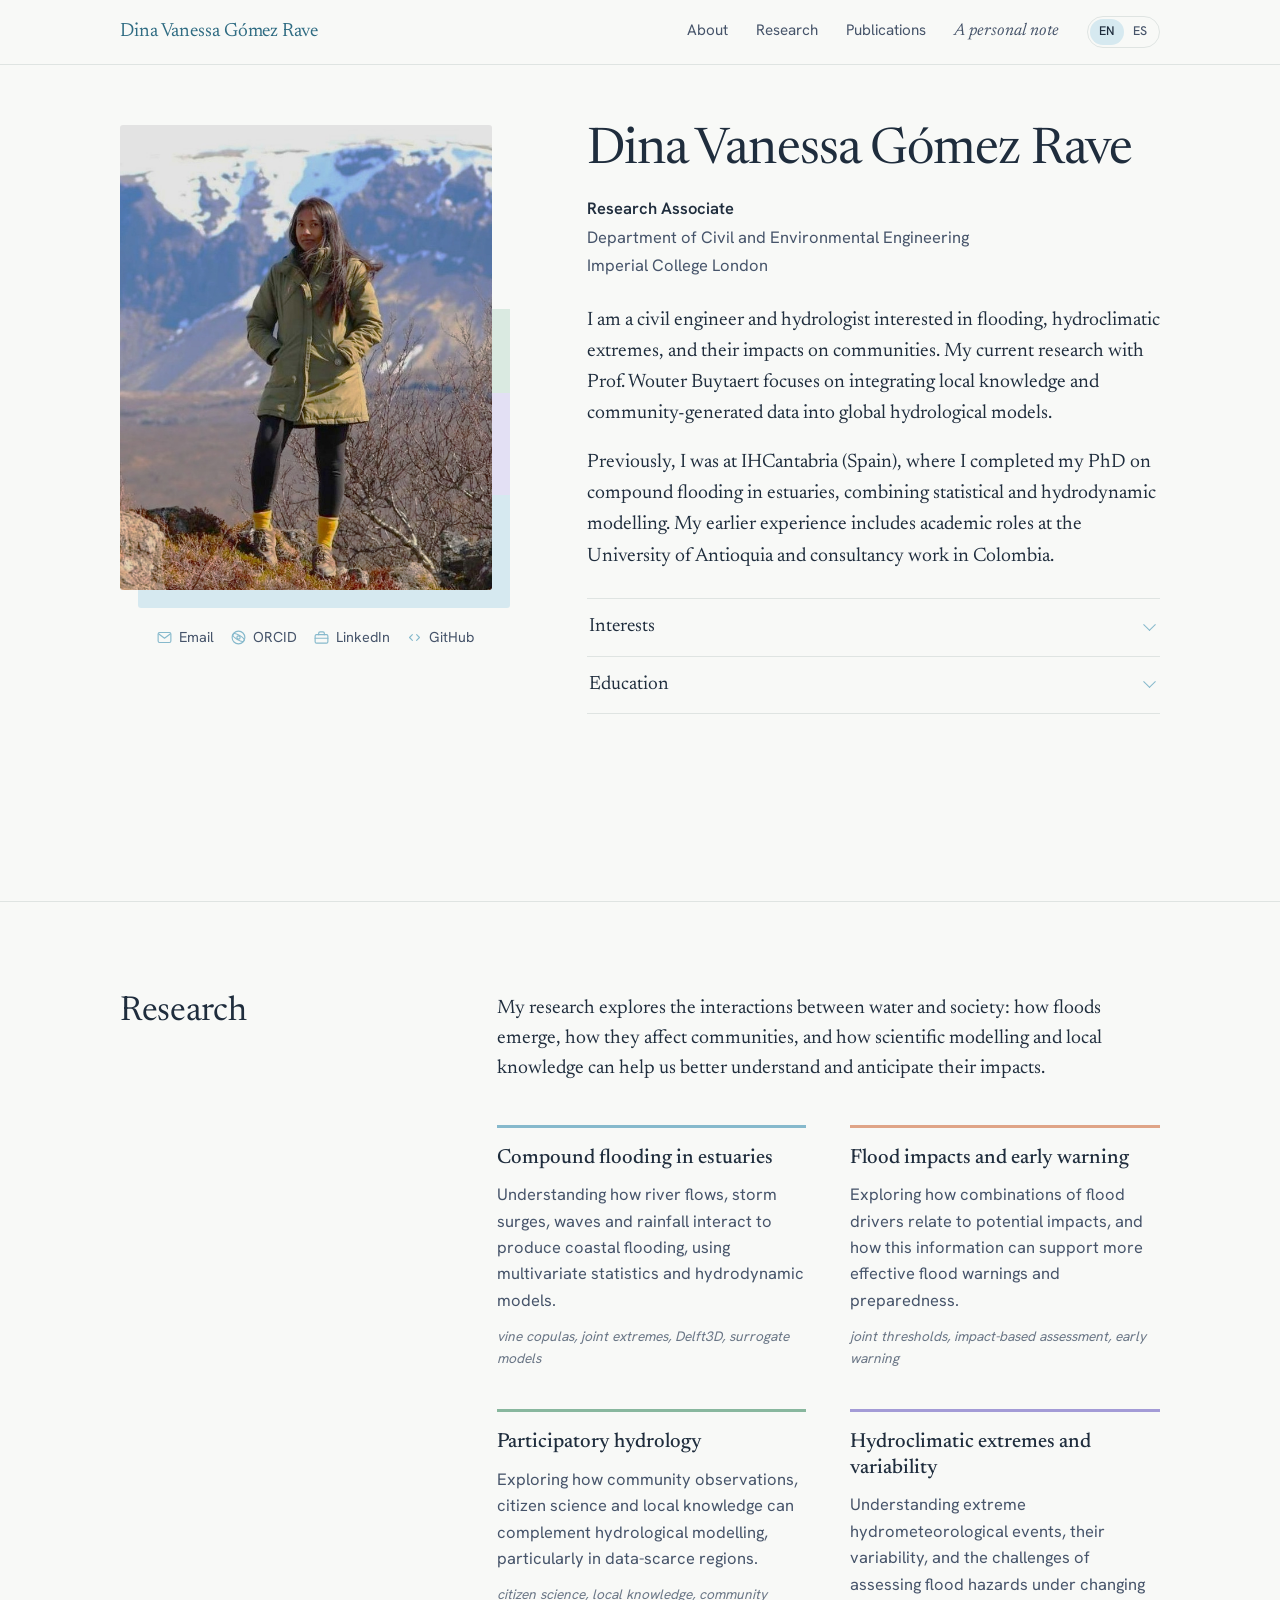
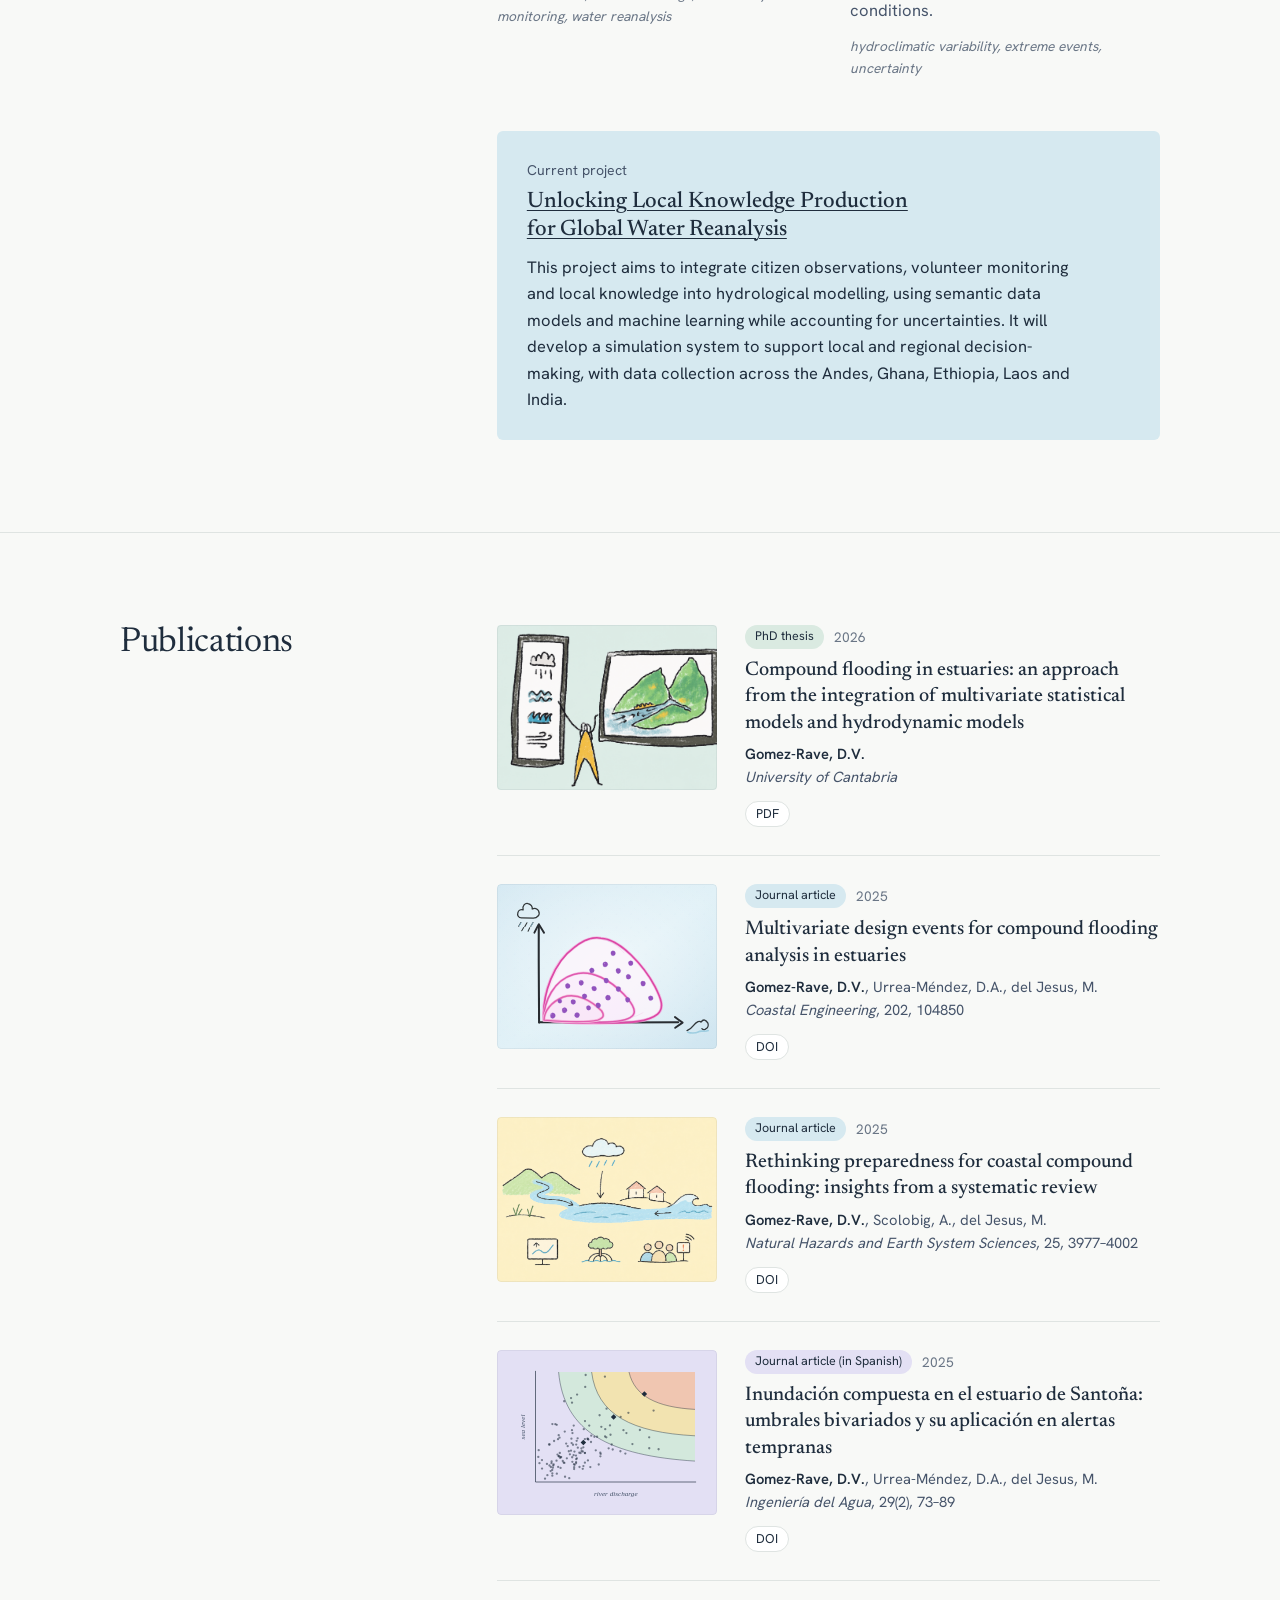
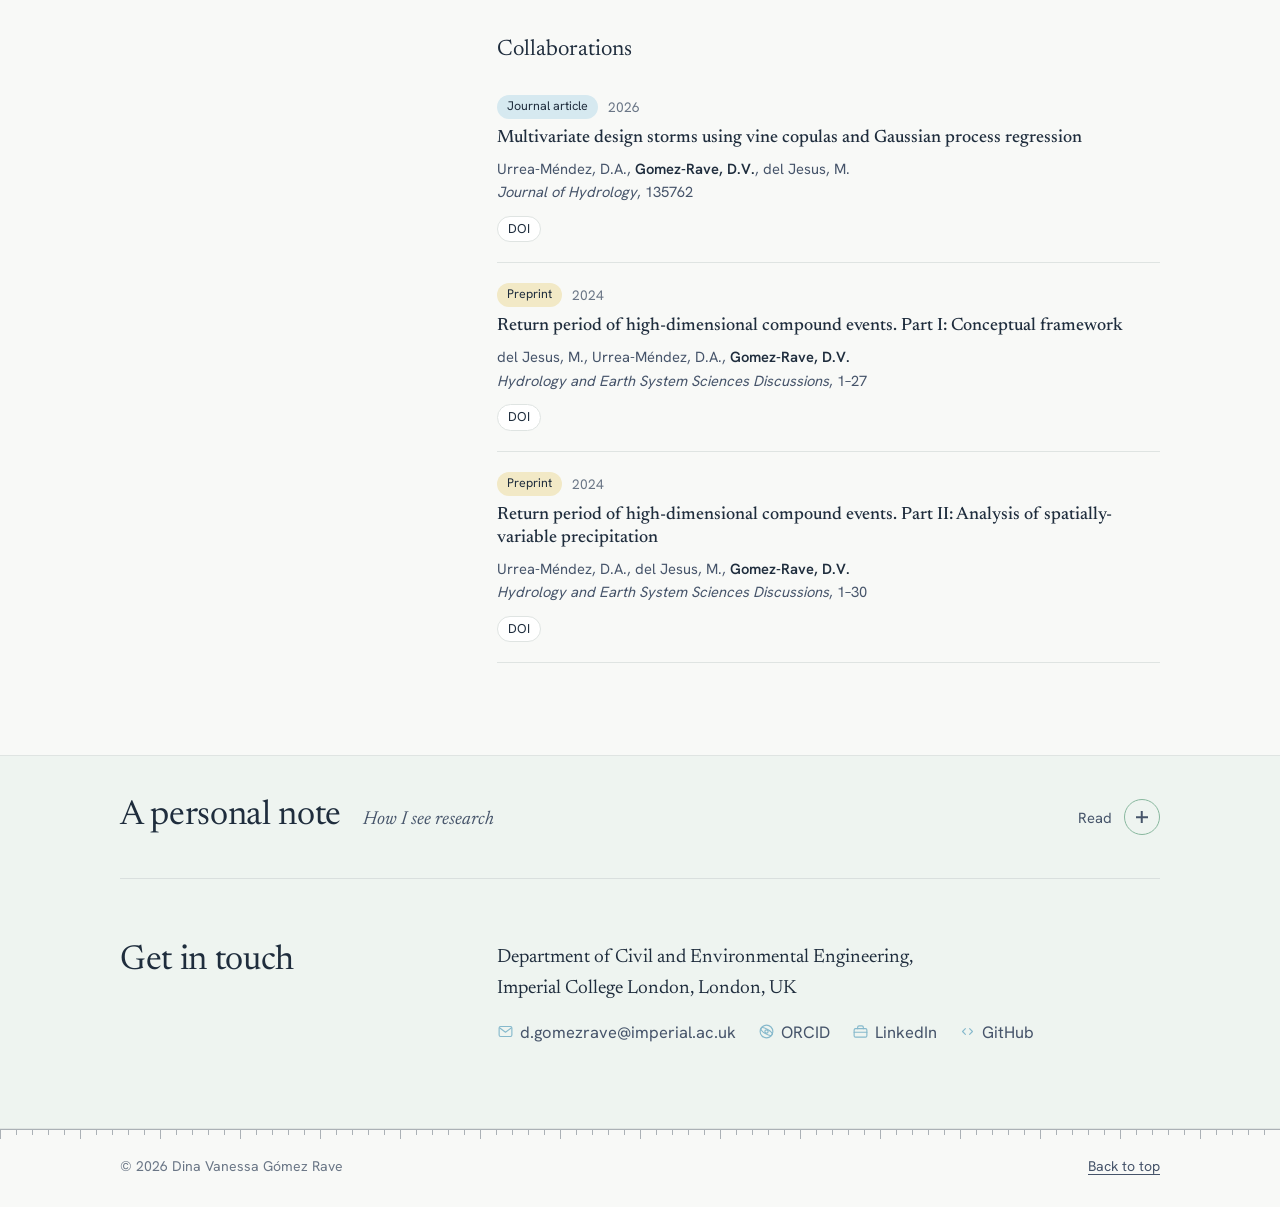
<file: index.html>
<!doctype html>
<html lang="en">
<!-- Cloudflare Web Analytics --><script type='module' src='https://static.cloudflareinsights.com/beacon.min.js' data-cf-beacon='{"token": "b88d340042d943cf8155c5a559e3b15b"}'></script><!-- End Cloudflare Web Analytics -->
<head>
  <meta charset="UTF-8" />
  <meta name="viewport" content="width=device-width, initial-scale=1" />
  <meta name="theme-color" content="#F8F9F7" />
  <meta name="description" content="Dina Vanessa Gómez Rave, hydrologist and Research Associate at Imperial College London. Compound flooding, hydroclimatic extremes and participatory hydrology." />
  <title>Dina Vanessa Gómez Rave · Hydrology and flood research</title>
  <link rel="icon" href="assets/favicon.svg" type="image/svg+xml" />
  <link rel="stylesheet" href="style.css" />
  <script src="content.js" defer></script>
  <script src="site.js" defer></script>
</head>
<body data-page="home">
  <a class="skip-link" href="#main" data-i18n="skip">Skip to content</a>

  <header class="topbar">
    <div class="wrap topbar-inner">
      <a class="brand" href="#about" data-name></a>
      <nav class="site-nav" id="site-nav" aria-label="Main">
        <a href="#about" data-i18n="navAbout">About</a>
        <a href="#research" data-i18n="navResearch">Research</a>
        <a href="#publications" data-i18n="navPublications">Publications</a>
        <a href="#personal" class="nav-personal" data-i18n="navPersonal">A personal note</a>
      </nav>
      <div class="lang-switch" role="group" aria-label="Language / Idioma">
        <button type="button" data-lang="en" lang="en" aria-label="English">EN</button>
        <button type="button" data-lang="es" lang="es" aria-label="Español">ES</button>
      </div>
      <button class="menu-toggle" type="button" aria-expanded="false" aria-controls="site-nav" data-i18n="menu">Menu</button>
    </div>
  </header>

  <main id="main">

    <!-- ABOUT -->
    <section class="intro wrap" id="about" aria-labelledby="name">
      <aside class="profile">
        <figure class="gauge">
          <div class="gauge-scale" aria-hidden="true">
            <span style="top:0%">2.0</span>
            <span style="top:25%">1.5</span>
            <span style="top:50%">1.0</span>
            <span style="top:75%">0.5</span>
          </div>
          <div class="gauge-levels" aria-hidden="true"><i></i><i></i><i></i></div>
          <img id="portrait" src="assets/portrait-placeholder.svg" alt="" width="600" height="750" />
        </figure>
        <ul class="profile-links" id="profile-links"></ul>
      </aside>

      <div class="intro-text">
        <h1 id="name" data-name></h1>
        <p class="role" id="role"></p>
        <div class="bio" id="bio"></div>

        <div class="facts">
          <details class="fact">
            <summary class="facts-title" data-i18n="interests">Interests</summary>
            <ul class="interest-list" id="interests"></ul>
          </details>
          <details class="fact">
            <summary class="facts-title" data-i18n="education">Education</summary>
            <ol class="edu-list" id="education"></ol>
          </details>
        </div>
      </div>
    </section>

    <!-- RESEARCH -->
    <section class="block" id="research" aria-labelledby="research-title">
      <div class="wrap block-grid">
        <h2 class="block-title" id="research-title" data-i18n="navResearch">Research</h2>
        <div class="block-body">
          <p class="lede" id="research-intro"></p>
          <div class="themes" id="themes"></div>
          <div class="project" id="project" hidden></div>
        </div>
      </div>
    </section>

    <!-- PUBLICATIONS -->
    <section class="block" id="publications" aria-labelledby="pubs-title">
      <div class="wrap block-grid">
        <h2 class="block-title" id="pubs-title" data-i18n="navPublications">Publications</h2>
        <div class="block-body">
          <div class="pubs" id="pubs"></div>
        </div>
      </div>
    </section>

    <!-- GREEN BAND: personal note (folded) + contact -->
    <section class="places" id="contact" aria-labelledby="contact-title">
      <div class="wrap">

        <details class="wander" id="personal">
          <summary class="wander-summary">
            <span class="wander-head">
              <span class="wander-title" id="personal-title"></span>
              <span class="wander-sub" id="personal-sub"></span>
            </span>
            <span class="wander-toggle" aria-hidden="true">
              <span class="wt-closed" data-i18n="read">Read</span>
              <span class="wt-open" data-i18n="foldAway">Fold away</span>
              <i></i>
            </span>
          </summary>

          <div class="wander-body">
            <div class="personal">
              <figure class="personal-fig">
                <img id="personal-photo" alt="" loading="lazy" />
                <figcaption id="personal-caption"></figcaption>
              </figure>
              <div class="personal-text" id="personal-text"></div>
            </div>
          </div>
        </details>

        <div class="contact-green">
          <h2 class="block-title" id="contact-title" data-i18n="contact">Get in touch</h2>
          <div>
            <p class="contact-address" id="contact-address"></p>
            <ul class="contact-links" id="contact-links"></ul>
          </div>
        </div>

      </div>
    </section>

  </main>

  <footer class="footer">
    <div class="wrap footer-inner">
      <span id="footer-copy"></span>
      <a href="#about" data-i18n="backToTop">Back to top</a>
    </div>
  </footer>

</body>
</html>
</file>
<file: style.css>
/* Fonts are stored locally in assets/fonts, so the site works offline too. */
@font-face { font-family: "Newsreader"; src: url("assets/fonts/newsreader-latin-opsz-normal.woff2") format("woff2"); font-weight: 200 800; font-style: normal; font-display: swap; }
@font-face { font-family: "Newsreader"; src: url("assets/fonts/newsreader-latin-opsz-italic.woff2") format("woff2"); font-weight: 200 800; font-style: italic; font-display: swap; }
@font-face { font-family: "Hanken Grotesk"; src: url("assets/fonts/hanken-grotesk-latin-400-normal.woff2") format("woff2"); font-weight: 400; font-display: swap; }
@font-face { font-family: "Hanken Grotesk"; src: url("assets/fonts/hanken-grotesk-latin-500-normal.woff2") format("woff2"); font-weight: 500; font-display: swap; }
@font-face { font-family: "Hanken Grotesk"; src: url("assets/fonts/hanken-grotesk-latin-600-normal.woff2") format("woff2"); font-weight: 600; font-display: swap; }

/* =========================================================
   PALETTE AND TYPE
   Change colours here and they update everywhere.
   ========================================================= */
:root {
  --paper: #F8F9F7;      /* page background */
  --ink: #1F2D3D;        /* main text */
  --ink-soft: #46546A;   /* secondary text */
  --muted: #6A7686;      /* small print */
  --line: #DFE4E2;       /* hairlines */
  --link: #2E6B82;       /* links */

  /* pastels (backgrounds) */
  --powder: #D6E9F0;
  --lavender: #E3E0F4;
  --sage: #DAEAE1;
  --peach: #F5DFD3;
  --butter: #F2E9C6;

  /* pastels, deeper (lines and accents) */
  --powder-d: #86B9CC;
  --lavender-d: #A39BD6;
  --sage-d: #88B79E;
  --peach-d: #DFA487;
  --butter-d: #CDB46A;

  --serif: "Newsreader", Georgia, "Times New Roman", serif;
  --sans: "Hanken Grotesk", system-ui, -apple-system, "Segoe UI", sans-serif;

  --wrap: 1120px;
  --gutter: clamp(20px, 4vw, 40px);
}

/* =========================================================
   BASE
   ========================================================= */
*, *::before, *::after { box-sizing: border-box; }
html { scroll-behavior: smooth; scroll-padding-top: 80px; }
body {
  margin: 0;
  background: var(--paper);
  color: var(--ink);
  font-family: var(--sans);
  font-size: 16.5px;
  line-height: 1.6;
  -webkit-font-smoothing: antialiased;
  text-rendering: optimizeLegibility;
}
img { max-width: 100%; display: block; }
a { color: var(--link); text-decoration-thickness: 1px; text-underline-offset: 3px; }
a:hover { color: var(--ink); }
:focus-visible { outline: 2px solid var(--link); outline-offset: 3px; border-radius: 2px; }
h1, h2, h3 { margin: 0; font-weight: 500; }
p { margin: 0; }
ul, ol { margin: 0; padding: 0; list-style: none; }

.wrap { width: 100%; max-width: var(--wrap); margin: 0 auto; padding: 0 var(--gutter); }
.small { font-size: 0.92rem; color: var(--ink-soft); }

/* Each section fills at least one screen, so only one is visible at a time */
.intro          { min-height: calc(100vh - 64px); } /* minus the topbar */
.block          { min-height: 100vh; }

.skip-link {
  position: absolute; left: 12px; top: -60px;
  background: var(--ink); color: var(--paper);
  padding: 8px 14px; border-radius: 4px; z-index: 100;
}
.skip-link:focus { top: 12px; }

/* =========================================================
   TOP BAR
   ========================================================= */
.topbar {
  position: sticky; top: 0; z-index: 50;
  background: rgba(248, 249, 247, 0.92);
  backdrop-filter: blur(8px);
  -webkit-backdrop-filter: blur(8px);
  border-bottom: 1px solid var(--line);
}
.topbar-inner { display: flex; align-items: center; gap: 28px; height: 64px; }
.brand {
  font-family: var(--serif); font-size: 1.2rem; color: var(--link);
  text-decoration: none; letter-spacing: -0.005em;
  transition: color .2s ease;
}
.brand:hover { color: var(--ink); }
.site-nav { display: flex; gap: 28px; margin-left: auto; }
.site-nav a {
  color: var(--ink-soft); text-decoration: none; font-size: 0.95rem;
  padding: 4px 0; border-bottom: 1.5px solid transparent;
  transition: color .2s ease, border-color .2s ease;
}
.site-nav a:hover { color: var(--ink); }
.site-nav:not(.site-nav-static) a:nth-child(1):hover { border-bottom-color: var(--powder-d); }
.site-nav:not(.site-nav-static) a:nth-child(2):hover { border-bottom-color: var(--sage-d); }
.site-nav:not(.site-nav-static) a:nth-child(3):hover { border-bottom-color: var(--lavender-d); }
.site-nav:not(.site-nav-static) a:nth-child(4):hover { border-bottom-color: var(--peach-d); }
.site-nav a.nav-personal { font-family: var(--serif); font-style: italic; font-size: 1.08rem; letter-spacing: 0.01em; }
/* Language switch: EN | ES */
.lang-switch {
  display: inline-flex; align-items: center; flex: 0 0 auto;
  border: 1px solid var(--line); border-radius: 999px; padding: 2px;
}
.lang-switch button {
  font: inherit; font-size: 0.78rem; font-weight: 500; letter-spacing: 0.04em;
  color: var(--ink-soft); background: none; border: 0; cursor: pointer;
  padding: 3px 9px; border-radius: 999px;
  transition: background-color .2s ease, color .2s ease;
}
.lang-switch button:hover { color: var(--ink); }
.lang-switch button[aria-pressed="true"] { background: var(--powder); color: var(--ink); }

.menu-toggle {
  display: none; font: inherit; font-size: 0.95rem; color: var(--ink);
  background: none; border: 1px solid var(--line); border-radius: 999px;
  padding: 6px 14px; cursor: pointer;
}

/* =========================================================
   INTRO / ABOUT
   ========================================================= */
.intro {
  display: grid;
  grid-template-columns: minmax(260px, 390px) 1fr;
  gap: clamp(36px, 6vw, 80px);
  padding-top: clamp(40px, 5vw, 60px);
  padding-bottom: clamp(56px, 8vw, 96px);
}

/* The river gauge: a staff scale beside the portrait,
   with pastel "water levels" peeking out behind it. */
.gauge {
  position: relative;
  margin: 0;
  padding-right: 18px;
  padding-bottom: 18px;
}
.gauge-scale { display: none; }
.gauge img {
  position: relative; z-index: 2;
  width: 100%; height: auto; aspect-ratio: 4 / 5; object-fit: cover;
  border-radius: 3px;
  background: var(--powder);
}
/* pastel bands peeking out from behind the photo */
.gauge-levels {
  position: absolute; z-index: 1;
  left: 18px; right: 0; bottom: 0; height: 62%;
  display: flex; flex-direction: column-reverse;
  border-radius: 0 0 3px 3px;
  overflow: hidden;
  transform-origin: bottom;
  animation: rise 1.6s cubic-bezier(.2,.7,.2,1) .2s both;
}
.gauge-levels i { display: block; }
.gauge-levels i:nth-child(1) { flex: 0 0 38%; background: var(--powder); }
.gauge-levels i:nth-child(2) { flex: 0 0 34%; background: var(--lavender); }
.gauge-levels i:nth-child(3) { flex: 1 1 auto; background: var(--sage); }
@keyframes rise { from { transform: scaleY(0); } to { transform: scaleY(1); } }

.profile-links {
  margin-top: 18px;
  display: flex; flex-wrap: nowrap; gap: 16px;
  justify-content: center;
  font-size: 0.9rem;
}

/* Icon + label for each social/contact link */
.icon-link {
  display: inline-flex; align-items: center; gap: 6px;
  color: var(--ink-soft); text-decoration: none; white-space: nowrap;
}
.icon-link:hover { color: var(--ink); }
.icon-link-glyph {
  display: inline-flex; width: 17px; height: 17px; flex: 0 0 auto;
  color: var(--powder-d);
}
.icon-link:hover .icon-link-glyph { color: var(--ink); }
.icon-link-glyph svg { width: 100%; height: 100%; display: block; }

.intro-text { max-width: 720px; }
.intro-text h1 {
  font-family: var(--serif);
  font-size: clamp(2rem, 4.1vw, 3.15rem);
  line-height: 1.04;
  letter-spacing: -0.018em;
  font-weight: 400;
   white-space: nowrap;
}
.role {
  margin-top: 18px;
  display: flex; flex-direction: column; gap: 2px;
  color: var(--ink-soft);
}
.role-title { color: var(--ink); font-weight: 600; }
.bio {
  margin-top: 26px;
  font-family: var(--serif);
  font-size: 1.22rem;
  line-height: 1.6;
  max-width: 64ch;
  text-align: left;
  hyphens: none;
}
.bio p + p { margin-top: 0.9em; }

.facts { margin-top: 26px; }

/* Interests and Education fold away, so the intro fits on one screen */
.fact { border-top: 1px solid var(--line); }
.fact:last-child { border-bottom: 1px solid var(--line); }
.facts-title {
  display: flex; align-items: center; justify-content: space-between;
  padding: 13px 2px;
  font-family: var(--serif); font-size: 1.2rem; color: var(--ink);
  cursor: pointer; list-style: none;
}
.facts-title::-webkit-details-marker { display: none; }
.facts-title::after {
  content: ""; flex: 0 0 auto;
  width: 9px; height: 9px; margin-right: 4px;
  border-right: 1.5px solid var(--powder-d);
  border-bottom: 1.5px solid var(--powder-d);
  transform: rotate(45deg) translate(-2px, -2px);
  transition: transform .25s ease;
}
.fact[open] > .facts-title::after { transform: rotate(-135deg) translate(-3px, -3px); }
.facts-title:hover::after { border-color: var(--link); }
.fact > :not(summary) { padding-bottom: 18px; }

.interest-list {
  columns: 2; column-gap: 32px;
}
.interest-list li {
  padding: 5px 0 5px 18px; position: relative; color: var(--ink-soft);
  break-inside: avoid;
}
.interest-list li::before {
  content: ""; position: absolute; left: 0; top: 1.05em;
  width: 9px; height: 1px; background: var(--powder-d);
}
.edu-list {
  columns: 2; column-gap: 36px;
}
.edu-list li {
  position: relative; padding: 6px 0 10px 18px; break-inside: avoid;
}
.edu-list li::before {
  content: ""; position: absolute; left: 0; top: 1.05em;
  width: 9px; height: 1px; background: var(--powder-d);
}
.edu-degree { display: block; font-weight: 500; line-height: 1.4; }
.edu-place { display: block; font-size: 0.9rem; color: var(--muted); }

/* =========================================================
   CONTENT BLOCKS (title left, content right)
   ========================================================= */
.block { border-top: 1px solid var(--line); padding: clamp(56px, 8vw, 92px) 0; }
.block-grid {
  display: grid;
  grid-template-columns: minmax(180px, 300px) 1fr;
  gap: clamp(28px, 6vw, 88px);
  align-items: start;
}
.block-title {
  font-family: var(--serif);
  font-size: clamp(1.8rem, 3vw, 2.15rem);
  line-height: 1.1;
  letter-spacing: -0.01em;
  font-weight: 400;
  position: sticky; top: 96px;
}
.block-body { max-width: 760px; min-width: 0; }
.lede {
  font-family: var(--serif); font-size: 1.22rem; line-height: 1.55;
  color: var(--ink); max-width: 60ch;
}

/* Research themes */
.themes {
  margin-top: 40px;
  display: grid; grid-template-columns: repeat(2, minmax(0, 1fr));
  gap: 40px 44px;
}
.theme { padding-top: 18px; border-top: 3px solid var(--powder-d); }
.theme h3 { font-family: var(--serif); font-size: 1.28rem; line-height: 1.25; margin-bottom: 10px; }
.theme p { color: var(--ink-soft); }
.theme .keywords { margin-top: 12px; font-size: 0.86rem; color: var(--muted); font-style: italic; }
.theme-powder   { border-top-color: var(--powder-d); }
.theme-peach    { border-top-color: var(--peach-d); }
.theme-sage     { border-top-color: var(--sage-d); }
.theme-lavender { border-top-color: var(--lavender-d); }
.theme-butter   { border-top-color: var(--butter-d); }

.project {
  margin-top: 52px;
  padding: 28px 30px;
  background: var(--powder);
  border-radius: 6px;
}
.project-label { font-size: 0.88rem; color: var(--ink-soft); margin-bottom: 6px; }
.project h3 { font-family: var(--serif); font-size: 1.4rem; line-height: 1.25; margin-bottom: 10px; max-width: 30ch; }
.project h3 a { color: inherit; }
.project p:last-child { color: var(--ink); max-width: 62ch; }

/* Publications: picture + text */
.pubs { display: flex; flex-direction: column; gap: 0; }
.pub {
  display: grid; grid-template-columns: 220px 1fr; gap: 28px;
  padding: 28px 0; border-bottom: 1px solid var(--line);
  align-items: start;
}
.pub:first-child { padding-top: 0; }
.pub-fig a, .pub-fig > * { display: block; }
.pub-fig img, .pub-fig .photo-ph {
  width: 100%; height: auto; aspect-ratio: 4 / 3; object-fit: cover;
  border-radius: 4px;
  outline: 1px solid rgba(31, 45, 61, 0.06); outline-offset: -1px;
}
.pub-fig a img { transition: transform .5s ease; }
.pub-fig a { overflow: hidden; border-radius: 4px; text-decoration: none; }
.pub-fig a:hover img { transform: scale(1.03); }
.pub-top { display: flex; align-items: center; gap: 10px; margin-bottom: 8px; }
.pub-year { font-size: 0.86rem; color: var(--muted); font-variant-numeric: tabular-nums; }
.pub-title { font-family: var(--serif); font-size: 1.24rem; line-height: 1.32; font-weight: 500; }
.pub-title a { color: var(--ink); text-decoration-color: transparent; transition: text-decoration-color .2s; }
.pub-title a:hover { text-decoration-color: var(--powder-d); }
.pub-authors { margin-top: 6px; font-size: 0.92rem; color: var(--ink-soft); }
.pub-authors strong { color: var(--ink); font-weight: 600; }
.pub-meta { font-size: 0.92rem; color: var(--ink-soft); }
.pub-actions { margin-top: 12px; display: flex; flex-wrap: wrap; gap: 8px; }
.pub-type { font-size: 0.78rem; padding: 2px 10px; border-radius: 999px; color: var(--ink); }
.t-article  { background: var(--powder); }
.t-preprint { background: var(--butter); }
.t-review   { background: var(--lavender); }
.t-spanish  { background: var(--lavender); }
.t-thesis   { background: var(--sage); }
.pub-btn {
  font-size: 0.8rem; padding: 2px 10px; border-radius: 999px;
  border: 1px solid var(--line); color: var(--ink); text-decoration: none; background: #fff;
}
.pub-btn:hover { border-color: var(--ink); color: var(--ink); }
.pubs-more { margin-top: 24px; }

/* Collaborations: a compact list under your own papers */
.pubs-sub {
  margin-top: 52px; padding-bottom: 6px;
  font-family: var(--serif); font-size: 1.4rem; font-weight: 400;
}
.pub-compact { padding: 20px 0; border-bottom: 1px solid var(--line); }
.pub-compact .pub-title { margin: 0; font-size: 1.12rem; }

/* Current project details */
.project-text { color: var(--ink); max-width: 62ch; }
.project-meta {
  margin: 20px 0 0;
  display: grid; grid-template-columns: max-content 1fr; gap: 6px 20px;
  font-size: 0.92rem;
}
.project-meta dt { color: var(--ink-soft); }
.project-meta dd { margin: 0; color: var(--ink); max-width: 56ch; }
.project-link { display: inline-block; margin-top: 18px; font-size: 0.95rem; }

/* Photo placeholder (until you add your own photos) */
.photo-ph {
  position: relative; display: flex; align-items: flex-end;
  padding: 14px; font-size: 0.82rem; color: var(--ink-soft);
  background-image: url("assets/photo-placeholder.svg");
  background-size: cover; background-position: center;
}
.tone-powder   { background-color: var(--powder); }
.tone-lavender { background-color: var(--lavender); }
.tone-sage     { background-color: var(--sage); }
.tone-peach    { background-color: var(--peach); }
.tone-butter   { background-color: var(--butter); }

/* =========================================================
   GREEN BAND (personal note + contact)
   ========================================================= */
.places {
  background: #EEF4F0;
  border-top: 1px solid var(--line);
  border-bottom: 1px solid var(--line);
}


/* Personal note: folded until the visitor opens it */
.wander > summary { list-style: none; cursor: pointer; }
.wander > summary::-webkit-details-marker { display: none; }
.wander-summary {
  display: flex; align-items: center; justify-content: space-between; gap: 24px;
  padding: clamp(30px, 4vw, 42px) 0;
}
.wander-summary:focus-visible { outline-offset: 6px; }
.wander-head { display: flex; flex-wrap: wrap; align-items: baseline; gap: 2px 22px; }
.wander-title {
  font-family: var(--serif); font-size: clamp(1.8rem, 3vw, 2.15rem);
  line-height: 1.1; letter-spacing: -0.01em; color: var(--ink);
}
.wander-sub { font-family: var(--serif); font-style: italic; font-size: 1.18rem; color: var(--ink-soft); }
.wander-toggle {
  display: inline-flex; align-items: center; gap: 12px; flex: 0 0 auto;
  font-size: 0.92rem; color: var(--ink-soft);
}
.wander-toggle .wt-open { display: none; }
.wander[open] .wander-toggle .wt-closed { display: none; }
.wander[open] .wander-toggle .wt-open { display: inline; }
.wander-toggle i {
  position: relative; width: 36px; height: 36px; border-radius: 50%;
  border: 1.5px solid var(--sage-d);
  transition: background-color .2s ease, transform .3s ease;
}
.wander-toggle i::before, .wander-toggle i::after {
  content: ""; position: absolute; left: 50%; top: 50%;
  width: 12px; height: 1.5px; background: var(--ink-soft);
  transform: translate(-50%, -50%);
}
.wander-toggle i::after { transform: translate(-50%, -50%) rotate(90deg); }
.wander-summary:hover .wander-toggle i { background: var(--sage); }
.wander[open] .wander-toggle i { transform: rotate(45deg); }
.wander-body { padding-bottom: clamp(48px, 7vw, 88px); }
.wander[open] .wander-body { animation: wander-in .45s ease both; }
@keyframes wander-in { from { opacity: 0; transform: translateY(8px); } to { opacity: 1; transform: none; } }

.personal {
  display: grid; grid-template-columns: minmax(0, 5fr) minmax(0, 6fr);
  gap: clamp(28px, 5vw, 64px); align-items: center;
}
.personal-fig { margin: 0; }
.personal-fig[hidden] { display: none; }
.personal-fig img {
  width: 100%; height: auto; aspect-ratio: 4 / 3; object-fit: cover;
  border-radius: 4px;
}
.personal-fig figcaption { margin-top: 8px; font-size: 0.86rem; color: var(--muted); }
.personal-text {
  font-family: var(--serif); font-size: 1.18rem; line-height: 1.7;
  color: var(--ink); max-width: 56ch;
}
.personal-text p + p { margin-top: 0.9em; }

/* =========================================================
   CONTACT AND FOOTER
   ========================================================= */
.contact-green {
  display: grid; grid-template-columns: minmax(180px, 300px) 1fr;
  gap: clamp(28px, 6vw, 88px);
  padding: clamp(40px, 6vw, 64px) 0 clamp(48px, 7vw, 80px);
  border-top: 1px solid rgba(31, 45, 61, 0.1);
}
.contact-green .block-title { position: static; }
.contact-address { font-family: var(--serif); font-size: 1.2rem; max-width: 40ch; }
.contact-links { margin-top: 14px; display: flex; flex-wrap: wrap; gap: 8px 22px; }

.footer {
  position: relative;
  padding: 26px 0 30px;
  font-size: 0.88rem; color: var(--muted);
}
/* the staff scale again, laid flat */
.footer::before {
  content: ""; position: absolute; left: 0; right: 0; top: 0; height: 10px;
  border-top: 1px solid var(--ink);
  background:
    repeating-linear-gradient(to right, var(--ink) 0 1px, transparent 1px 80px) left top / 100% 10px no-repeat,
    repeating-linear-gradient(to right, var(--ink) 0 1px, transparent 1px 16px) left top / 100% 5px no-repeat;
  opacity: 0.35;
}
.footer-inner { display: flex; justify-content: space-between; gap: 16px; flex-wrap: wrap; }
.footer a { color: var(--ink-soft); }

/* =========================================================
   RESPONSIVE
   ========================================================= */
@media (max-width: 900px) {
  .intro { grid-template-columns: 1fr; }
  .profile { max-width: 380px; }
  .block-grid, .contact-green { grid-template-columns: 1fr; }
  .block-title { position: static; }
  .pub { grid-template-columns: 170px 1fr; gap: 22px; }
}
@media (max-width: 760px) {
  .menu-toggle { display: inline-block; }
  .lang-switch { margin-left: auto; }
  .site-nav:not(.site-nav-static) {
    display: none;
    position: absolute; top: 64px; left: 0; right: 0;
    flex-direction: column; gap: 0;
    background: var(--paper); border-bottom: 1px solid var(--line);
    padding: 8px var(--gutter) 16px;
  }
  .site-nav.is-open { display: flex; }
  .site-nav:not(.site-nav-static) a { padding: 10px 0; border-bottom: 1px solid var(--line); }
  .interest-list, .edu-list { columns: 1; }
  .bio { text-align: left; }
  .themes { grid-template-columns: 1fr; gap: 32px; }
  .pub { grid-template-columns: 1fr; gap: 16px; }
  .bio { font-size: 1.12rem; }
  .intro, .block { min-height: auto; }
  .personal { grid-template-columns: 1fr; }
  .project-meta { grid-template-columns: 1fr; gap: 0; }
  .project-meta dd { margin-bottom: 8px; }
}
@media (max-width: 480px) {
  .wander-toggle .wt-closed, .wander[open] .wander-toggle .wt-open { display: none; }
  .topbar-inner { gap: 12px; }
  .brand { font-size: 1.05rem; }
}

@media (prefers-reduced-motion: reduce) {
  html { scroll-behavior: auto; }
  .gauge-levels { animation: none; }
  .pub-fig a img { transition: none; }
  .wander[open] .wander-body { animation: none; }
}
</file>
